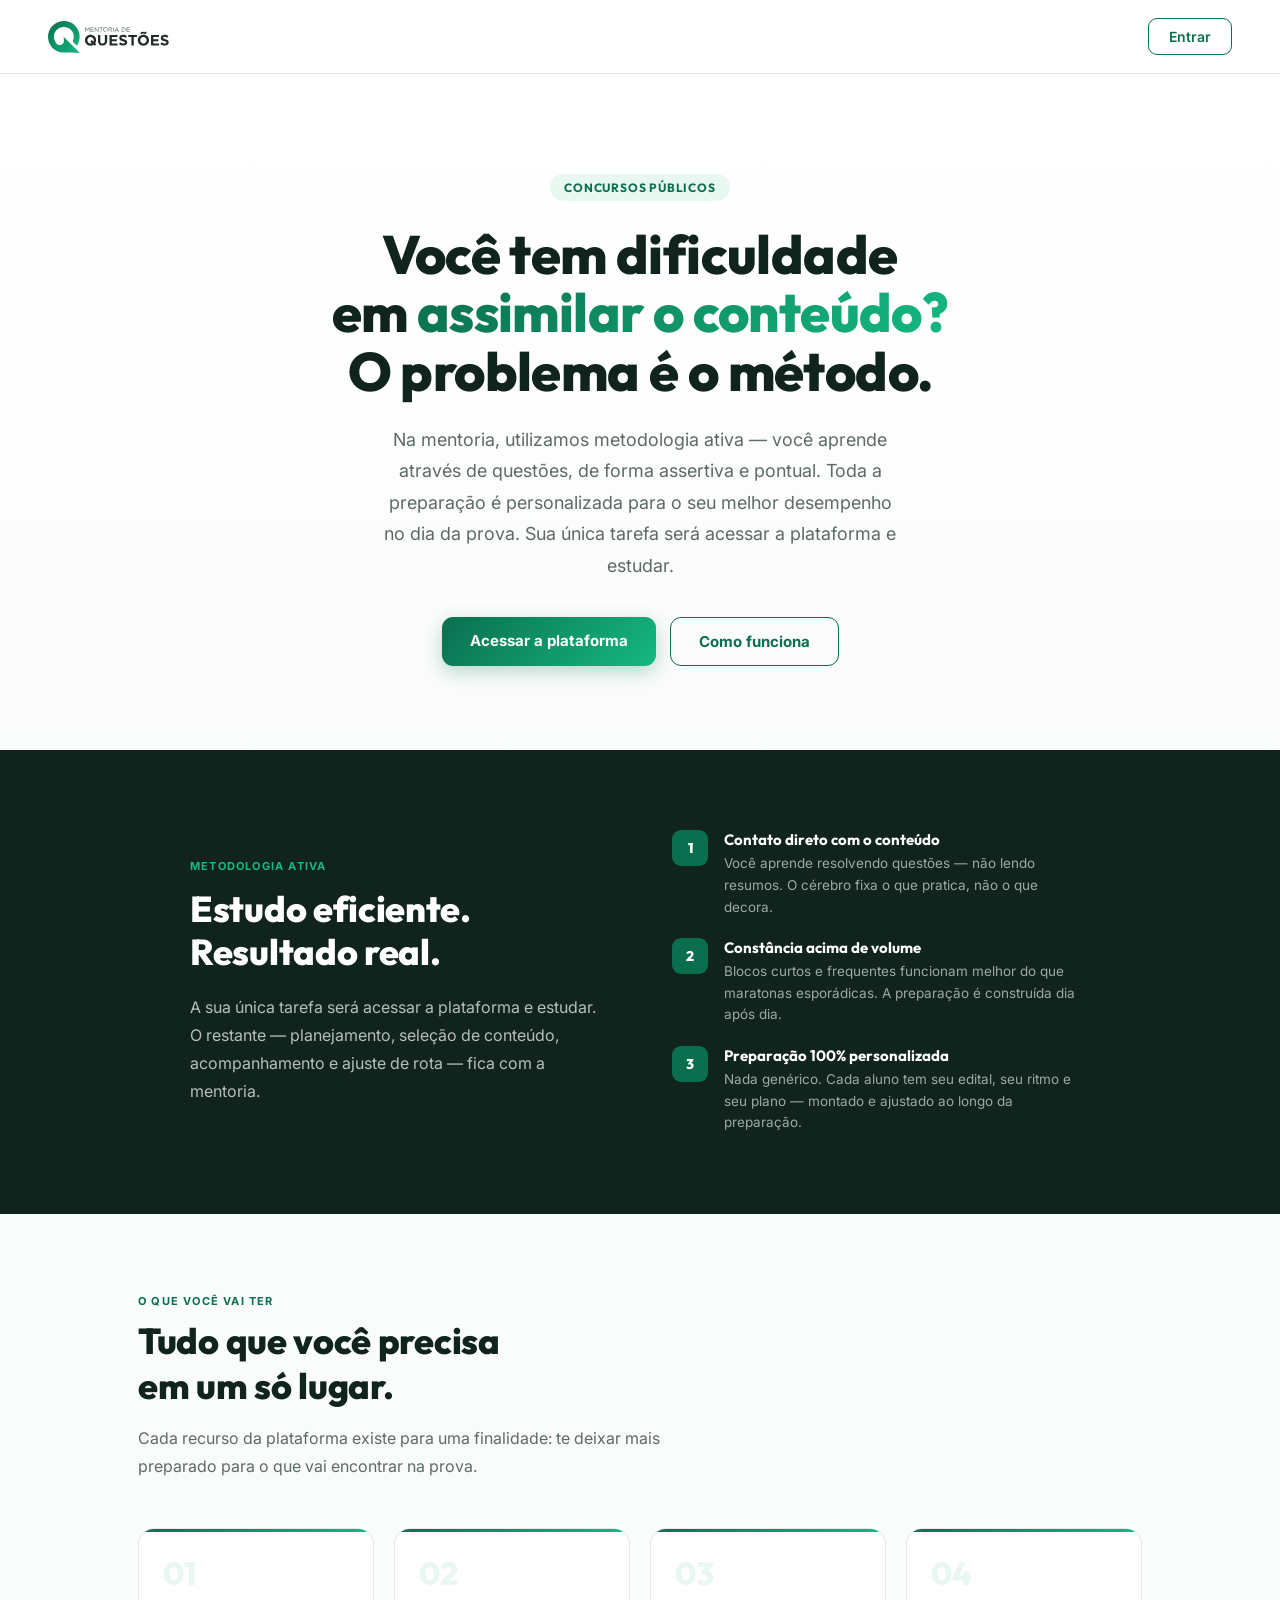
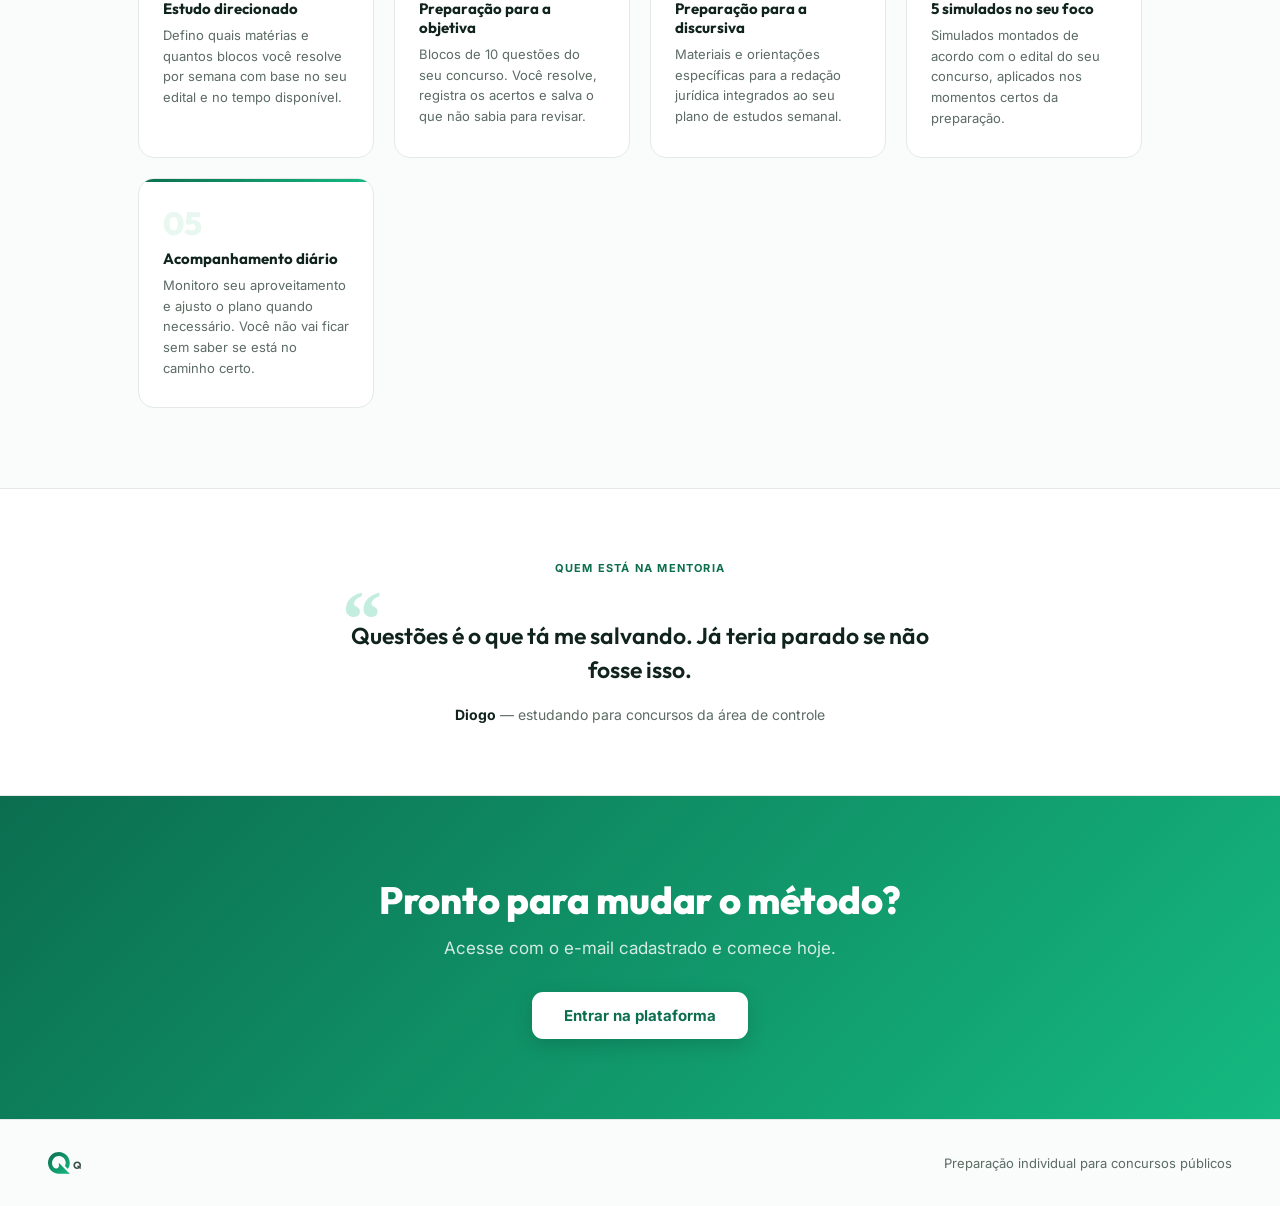
<file: index.html>
<!DOCTYPE html>
<html lang="pt-BR">
<head>
<meta charset="UTF-8">
<meta name="viewport" content="width=device-width, initial-scale=1.0">
<title>Mentoria de Questões</title>
<link rel="preconnect" href="https://fonts.googleapis.com">
<link href="https://fonts.googleapis.com/css2?family=Outfit:wght@300;400;500;600;700;800&family=Inter:wght@400;500;600;700&display=swap" rel="stylesheet">
<style>
  :root{
    --g1:#0B6E4F;--g2:#15B981;--g-soft:#E8F7EF;
    --ink:#10241D;--text:#1F2B26;--text-soft:#5C6B64;
    --line:#E4E9E6;--white:#FFFFFF;--bg:#FAFCFB;
    --grad:linear-gradient(135deg,#0B6E4F 0%,#15B981 100%);
  }
  *{box-sizing:border-box;margin:0;padding:0;}
  body{font-family:'Inter',sans-serif;background:var(--bg);color:var(--text);-webkit-font-smoothing:antialiased;}

  .topbar{display:flex;align-items:center;justify-content:space-between;padding:18px 48px;background:var(--white);border-bottom:1px solid var(--line);position:sticky;top:0;z-index:10;}
  .brand{display:flex;align-items:center;text-decoration:none;}
  .brand svg{height:32px;width:auto;}
  .btn-outline{font-family:'Inter';font-weight:600;font-size:14px;padding:9px 20px;border-radius:9px;border:1.5px solid var(--g1);color:var(--g1);background:transparent;cursor:pointer;text-decoration:none;}

  /* Hero */
  .hero{display:flex;flex-direction:column;align-items:center;justify-content:center;text-align:center;padding:100px 24px 84px;background:linear-gradient(180deg,var(--white) 0%,var(--bg) 100%);}
  .hero-tag{display:inline-block;background:var(--g-soft);color:var(--g1);font-family:'Outfit';font-weight:700;font-size:12px;letter-spacing:.8px;text-transform:uppercase;padding:6px 14px;border-radius:20px;margin-bottom:24px;}
  .hero h1{font-family:'Outfit';font-size:54px;font-weight:800;color:var(--ink);line-height:1.08;letter-spacing:-.6px;max-width:680px;margin-bottom:24px;}
  .hero h1 span{background:var(--grad);-webkit-background-clip:text;-webkit-text-fill-color:transparent;background-clip:text;}
  .hero-sub{font-size:18px;color:var(--text-soft);max-width:520px;line-height:1.75;margin-bottom:36px;}
  .hero-cta{display:flex;gap:14px;justify-content:center;flex-wrap:wrap;}
  .btn-hero{font-family:'Inter';font-weight:700;font-size:15px;padding:14px 28px;border-radius:11px;cursor:pointer;text-decoration:none;display:inline-block;}
  .btn-hero.solid{background:var(--grad);color:#fff;border:none;box-shadow:0 6px 20px rgba(11,110,79,.28);}
  .btn-hero.outline{background:transparent;color:var(--g1);border:1.5px solid var(--g1);}

  /* Seções */
  .section{padding:80px 48px;max-width:1100px;margin:0 auto;}
  .section-label{font-size:11px;text-transform:uppercase;letter-spacing:1.2px;color:var(--g1);font-weight:700;margin-bottom:10px;}
  .section h2{font-family:'Outfit';font-size:36px;font-weight:800;color:var(--ink);margin-bottom:16px;letter-spacing:-.3px;}
  .section .sub{font-size:16px;color:var(--text-soft);max-width:580px;line-height:1.75;margin-bottom:48px;}

  /* Destaque método */
  .metodo{background:var(--ink);padding:80px 48px;}
  .metodo-inner{max-width:900px;margin:0 auto;display:grid;grid-template-columns:1fr 1fr;gap:64px;align-items:center;}
  .metodo-label{font-size:11px;text-transform:uppercase;letter-spacing:1.2px;color:var(--g2);font-weight:700;margin-bottom:14px;}
  .metodo h2{font-family:'Outfit';font-size:36px;font-weight:800;color:#fff;line-height:1.2;margin-bottom:20px;letter-spacing:-.3px;}
  .metodo p{font-size:16px;color:rgba(255,255,255,.7);line-height:1.75;}
  .metodo-pontos{display:flex;flex-direction:column;gap:20px;}
  .metodo-ponto{display:flex;gap:16px;align-items:flex-start;}
  .metodo-ponto-num{width:36px;height:36px;border-radius:9px;background:var(--g1);color:#fff;display:flex;align-items:center;justify-content:center;font-family:'Outfit';font-weight:800;font-size:14px;flex-shrink:0;}
  .metodo-ponto-texto h4{font-family:'Outfit';font-size:15px;font-weight:700;color:#fff;margin-bottom:4px;}
  .metodo-ponto-texto p{font-size:13.5px;color:rgba(255,255,255,.6);line-height:1.6;}

  /* Promessas */
  .promessas{display:grid;grid-template-columns:repeat(auto-fit,minmax(200px,1fr));gap:20px;}
  .promessa{background:var(--white);border:1px solid var(--line);border-radius:16px;padding:28px 24px;position:relative;overflow:hidden;}
  .promessa::before{content:'';position:absolute;top:0;left:0;right:0;height:3px;background:var(--grad);}
  .promessa-num{font-family:'Outfit';font-weight:800;font-size:32px;color:var(--g-soft);line-height:1;margin-bottom:10px;}
  .promessa h3{font-family:'Outfit';font-size:15px;font-weight:700;color:var(--ink);margin-bottom:7px;}
  .promessa p{font-size:13px;color:var(--text-soft);line-height:1.6;}

  /* Depoimento */
  .depoimento{background:var(--white);border-top:1px solid var(--line);border-bottom:1px solid var(--line);padding:72px 48px;text-align:center;}
  .depoimento-label{font-size:11px;text-transform:uppercase;letter-spacing:1.2px;color:var(--g1);font-weight:700;margin-bottom:28px;}
  .depoimento-texto{font-size:23px;font-family:'Outfit';font-weight:600;color:var(--ink);line-height:1.5;max-width:580px;margin:0 auto 18px;position:relative;padding-top:16px;}
  .depoimento-texto::before{content:'\201C';font-family:'Georgia',serif;font-size:80px;color:var(--g2);opacity:.25;position:absolute;top:-24px;left:-8px;line-height:1;}
  .depoimento-autor{font-size:14px;color:var(--text-soft);}
  .depoimento-autor strong{color:var(--ink);}

  /* CTA */
  .cta-section{background:var(--grad);padding:80px 48px;text-align:center;}
  .cta-section h2{font-family:'Outfit';font-size:38px;font-weight:800;color:#fff;margin-bottom:14px;letter-spacing:-.3px;}
  .cta-section p{font-size:17px;color:rgba(255,255,255,.82);margin-bottom:34px;max-width:480px;margin-left:auto;margin-right:auto;}
  .btn-white{font-family:'Inter';font-weight:700;font-size:15px;padding:14px 32px;border-radius:11px;background:#fff;color:var(--g1);border:none;cursor:pointer;text-decoration:none;display:inline-block;box-shadow:0 6px 20px rgba(0,0,0,.15);}

  footer{padding:32px 48px;border-top:1px solid var(--line);display:flex;justify-content:space-between;align-items:center;font-size:13px;color:var(--text-soft);}

  @media(max-width:768px){
    .metodo-inner{grid-template-columns:1fr;}
    .metodo{padding:60px 24px;}
  }
  @media(max-width:640px){
    .topbar{padding:16px 20px;}
    .brand svg{height:26px;}
    .hero{padding:64px 20px 56px;}
    .hero h1{font-size:38px;}
    .section{padding:56px 20px;}
    .depoimento{padding:56px 20px;}
    .cta-section{padding:60px 20px;}
    footer{padding:24px 20px;flex-direction:column;gap:8px;text-align:center;}
  }
</style>
</head>
<body>

<script>
  if(window.location.hash && (window.location.hash.includes('type=recovery') || window.location.hash.includes('type=invite') || window.location.hash.includes('access_token'))) {
    window.location.href = '/definir-senha.html' + window.location.hash;
  }
</script>

<!-- Topbar -->
<div class="topbar">
  <a href="/" class="brand">
    <svg xmlns="http://www.w3.org/2000/svg" viewBox="0 0 698.97 185.27" style="height:32px;width:auto;"><defs><linearGradient id="lg" x1="0%" y1="0%" x2="100%" y2="100%"><stop offset="0%" stop-color="#0B6E4F"/><stop offset="100%" stop-color="#15B981"/></linearGradient></defs><path fill="url(#lg)" d="M92.19,111.84l-1.58-20.81,94.24,94.23-32.55-2.1c-21.24-1.37-41.67.12-62.82-.2-58.1-.88-99.77-55.48-87.25-111.17C14.81,15.87,75.09-15.37,128.15,7.62c52.06,22.56,71.75,87.21,39.44,135.37l-24.84-24.87c13.51-26.44,5.15-57.9-18.78-74.09-24.17-16.35-56.68-12.08-75.67,9.79s-18.89,54.73.79,76.71c7.55,8.43,18.44,11.65,28.71,6.95,9.64-4.41,15.28-13.84,14.38-25.64Z"/><g fill="#3D4F47"><path d="M215.66,37.29h2.88l9.18,13.75,9.18-13.75h2.88v25.2h-2.84v-20.41l-9.18,13.5h-.14l-9.18-13.46v20.37h-2.77v-25.2Z"/><path d="M246.91,37.29h18.21v2.59h-15.37v8.6h13.75v2.59h-13.75v8.82h15.55v2.59h-18.39v-25.2Z"/><path d="M271.03,37.29h2.66l15.87,20.19v-20.19h2.77v25.2h-2.27l-16.27-20.66v20.66h-2.77v-25.2Z"/><path d="M306.02,39.92h-8.49v-2.63h19.83v2.63h-8.5v22.57h-2.84v-22.57Z"/><path d="M319.81,49.96v-.07c0-6.95,5.22-13.03,12.89-13.03s12.81,6.01,12.81,12.96v.07c0,6.95-5.22,13.03-12.89,13.03s-12.81-6.01-12.81-12.96ZM342.56,49.96v-.07c0-5.72-4.18-10.4-9.94-10.4s-9.86,4.61-9.86,10.33v.07c0,5.72,4.18,10.4,9.93,10.4s9.86-4.61,9.86-10.33Z"/><path d="M351.52,37.29h10.83c3.13,0,5.58.94,7.16,2.52,1.26,1.26,1.94,2.95,1.94,4.97v.07c0,4.18-2.88,6.66-6.84,7.34l7.74,10.29h-3.49l-7.31-9.79h-7.2v9.79h-2.84v-25.2ZM362.1,50.14c3.74,0,6.48-1.94,6.48-5.18v-.07c0-3.13-2.38-4.97-6.44-4.97h-7.78v10.22h7.74Z"/><path d="M377.8,37.29h2.84v25.2h-2.84v-25.2Z"/><path d="M397.35,37.11h2.66l11.48,25.38h-3.06l-2.95-6.66h-13.71l-2.99,6.66h-2.92l11.48-25.38ZM404.37,53.27l-5.72-12.85-5.76,12.85h11.48Z"/><path d="M427.26,37.29h8.75c7.92,0,13.39,5.44,13.39,12.53v.07c0,7.09-5.47,12.6-13.39,12.6h-8.75v-25.2ZM430.11,39.92v19.94h5.9c6.37,0,10.44-4.28,10.44-9.9v-.07c0-5.58-4.07-9.97-10.44-9.97h-5.9Z"/><path d="M455.42,37.29h18.21v2.59h-15.37v8.6h13.75v2.59h-13.75v8.82h15.55v2.59h-18.39v-25.2Z"/></g><g fill="#1F2B26"><path d="M270.94,143.44l-6.7-6c-5.22,3.39-11.22,5.22-18.1,5.22-18.79,0-32.28-14.01-32.28-31.32v-.17c0-17.31,13.66-31.5,32.45-31.5s32.28,14.01,32.28,31.32v.17c0,6.53-2,12.35-5.39,17.49l6.26,5.31-8.53,9.48ZM254.23,128.65l-9.83-8.44,8.53-9.57,10,9.05c1.13-2.52,1.65-5.31,1.65-8.35v-.17c0-10.44-7.66-19.14-18.45-19.14s-18.27,8.53-18.27,18.97v.17c0,10.44,7.66,19.14,18.44,19.14,3.05,0,5.57-.61,7.92-1.65Z"/><path d="M289.55,115.51v-34.8h13.4v34.45c0,10.01,4.87,15.05,13.14,15.05s13.14-4.87,13.14-14.62v-34.89h13.4v34.37c0,18.45-10.35,27.49-26.71,27.49s-26.36-9.05-26.36-27.06Z"/><path d="M356.28,80.71h45.94v11.92h-32.63v12.35h28.71v11.92h-28.71v12.79h33.06v11.92h-46.37v-60.9Z"/><path d="M410.39,132.74l7.92-9.48c5.57,4.52,11.22,7.4,18.18,7.4,5.57,0,8.79-2.17,8.79-5.74v-.17c0-3.39-2.09-5.22-12.27-7.74-12.36-3.04-20.19-6.61-20.19-18.62v-.17c0-11.05,8.79-18.36,21.32-18.36,8.96,0,16.36,2.78,22.62,7.74l-6.96,10.09c-5.48-3.74-10.62-6-15.83-6s-7.83,2.26-7.83,5.31v.17c0,4.09,2.61,5.22,13.14,8,12.36,3.31,19.32,7.66,19.32,18.27v.17c0,12.09-9.22,18.88-22.36,18.88-9.31,0-18.53-3.13-25.84-9.75Z"/><path d="M483.13,93.07h-18.53v-12.35h50.46v12.35h-18.53v48.55h-13.4v-48.55Z"/><path d="M520.01,111.34v-.17c0-17.31,13.66-31.5,32.45-31.5s32.28,14.01,32.28,31.32v.17c0,17.31-13.66,31.5-32.45,31.5s-32.28-14.01-32.28-31.32ZM570.74,111.34v-.17c0-10.44-7.66-19.14-18.45-19.14s-18.27,8.53-18.27,18.97v.17c0,10.44,7.66,19.14,18.45,19.14s18.27-8.53,18.27-18.97ZM551.77,73.05c-2.09-.78-3.74-1.39-5.13-1.39-2.7,0-3.74,1.48-5.05,4.26l-7.05-2.17c2.09-7.22,4.79-12.01,10.88-12.01,3.05,0,5.92,1.04,8.44,2,2.09.78,3.74,1.39,5.13,1.39,2.7,0,3.74-1.48,5.05-4.26l7.05,2.18c-2,7.31-4.87,12.01-10.88,12.01-3.04,0-5.92-1.04-8.44-2Z"/><path d="M596.66,80.71h45.94v11.92h-32.63v12.35h28.71v11.92h-28.71v12.79h33.06v11.92h-46.37v-60.9Z"/><path d="M650.77,132.74l7.92-9.48c5.57,4.52,11.22,7.4,18.18,7.4,5.57,0,8.79-2.17,8.79-5.74v-.17c0-3.39-2.09-5.22-12.27-7.74-12.36-3.04-20.19-6.61-20.19-18.62v-.17c0-11.05,8.79-18.36,21.32-18.36,8.96,0,16.36,2.78,22.62,7.74l-6.96,10.09c-5.48-3.74-10.62-6-15.83-6s-7.83,2.26-7.83,5.31v.17c0,4.09,2.61,5.22,13.14,8,12.36,3.31,19.32,7.66,19.32,18.27v.17c0,12.09-9.22,18.88-22.36,18.88-9.31,0-18.53-3.13-25.84-9.75Z"/></g></svg>
  </a>
  <a href="/login.html" class="btn-outline">Entrar</a>
</div>

<!-- Hero -->
<div class="hero">
  <div class="hero-tag">Concursos públicos</div>
  <h1>Você tem dificuldade<br>em <span>assimilar o conteúdo?</span><br>O problema é o método.</h1>
  <p class="hero-sub">Na mentoria, utilizamos metodologia ativa — você aprende através de questões, de forma assertiva e pontual. Toda a preparação é personalizada para o seu melhor desempenho no dia da prova. Sua única tarefa será acessar a plataforma e estudar.</p>
  <div class="hero-cta">
    <a href="/login.html" class="btn-hero solid">Acessar a plataforma</a>
    <a href="#metodo" class="btn-hero outline">Como funciona</a>
  </div>
</div>

<!-- Método -->
<div class="metodo" id="metodo">
  <div class="metodo-inner">
    <div>
      <div class="metodo-label">Metodologia ativa</div>
      <h2>Estudo eficiente.<br>Resultado real.</h2>
      <p>A sua única tarefa será acessar a plataforma e estudar. O restante — planejamento, seleção de conteúdo, acompanhamento e ajuste de rota — fica com a mentoria.</p>
    </div>
    <div class="metodo-pontos">
      <div class="metodo-ponto">
        <div class="metodo-ponto-num">1</div>
        <div class="metodo-ponto-texto">
          <h4>Contato direto com o conteúdo</h4>
          <p>Você aprende resolvendo questões — não lendo resumos. O cérebro fixa o que pratica, não o que decora.</p>
        </div>
      </div>
      <div class="metodo-ponto">
        <div class="metodo-ponto-num">2</div>
        <div class="metodo-ponto-texto">
          <h4>Constância acima de volume</h4>
          <p>Blocos curtos e frequentes funcionam melhor do que maratonas esporádicas. A preparação é construída dia após dia.</p>
        </div>
      </div>
      <div class="metodo-ponto">
        <div class="metodo-ponto-num">3</div>
        <div class="metodo-ponto-texto">
          <h4>Preparação 100% personalizada</h4>
          <p>Nada genérico. Cada aluno tem seu edital, seu ritmo e seu plano — montado e ajustado ao longo da preparação.</p>
        </div>
      </div>
    </div>
  </div>
</div>

<!-- O que você vai ter -->
<div class="section" id="o-que-voce-tem">
  <div class="section-label">O que você vai ter</div>
  <h2>Tudo que você precisa<br>em um só lugar.</h2>
  <p class="sub">Cada recurso da plataforma existe para uma finalidade: te deixar mais preparado para o que vai encontrar na prova.</p>
  <div class="promessas">
    <div class="promessa">
      <div class="promessa-num">01</div>
      <h3>Estudo direcionado</h3>
      <p>Defino quais matérias e quantos blocos você resolve por semana com base no seu edital e no tempo disponível.</p>
    </div>
    <div class="promessa">
      <div class="promessa-num">02</div>
      <h3>Preparação para a objetiva</h3>
      <p>Blocos de 10 questões do seu concurso. Você resolve, registra os acertos e salva o que não sabia para revisar.</p>
    </div>
    <div class="promessa">
      <div class="promessa-num">03</div>
      <h3>Preparação para a discursiva</h3>
      <p>Materiais e orientações específicas para a redação jurídica integrados ao seu plano de estudos semanal.</p>
    </div>
    <div class="promessa">
      <div class="promessa-num">04</div>
      <h3>5 simulados no seu foco</h3>
      <p>Simulados montados de acordo com o edital do seu concurso, aplicados nos momentos certos da preparação.</p>
    </div>
    <div class="promessa">
      <div class="promessa-num">05</div>
      <h3>Acompanhamento diário</h3>
      <p>Monitoro seu aproveitamento e ajusto o plano quando necessário. Você não vai ficar sem saber se está no caminho certo.</p>
    </div>
  </div>
</div>

<!-- Depoimento -->
<div class="depoimento">
  <div class="depoimento-label">Quem está na mentoria</div>
  <div class="depoimento-texto">
    Questões é o que tá me salvando. Já teria parado se não fosse isso.
  </div>
  <div class="depoimento-autor"><strong>Diogo</strong> — estudando para concursos da área de controle</div>
</div>

<!-- CTA -->
<div class="cta-section">
  <h2>Pronto para mudar o método?</h2>
  <p>Acesse com o e-mail cadastrado e comece hoje.</p>
  <a href="/login.html" class="btn-white">Entrar na plataforma</a>
</div>

<!-- Footer -->
<footer>
  <svg xmlns="http://www.w3.org/2000/svg" viewBox="0 0 698.97 185.27" style="height:22px;width:auto;"><defs><linearGradient id="lgF" x1="0%" y1="0%" x2="100%" y2="100%"><stop offset="0%" stop-color="#0B6E4F"/><stop offset="100%" stop-color="#15B981"/></linearGradient></defs><path fill="url(#lgF)" d="M92.19,111.84l-1.58-20.81,94.24,94.23-32.55-2.1c-21.24-1.37-41.67.12-62.82-.2-58.1-.88-99.77-55.48-87.25-111.17C14.81,15.87,75.09-15.37,128.15,7.62c52.06,22.56,71.75,87.21,39.44,135.37l-24.84-24.87c13.51-26.44,5.15-57.9-18.78-74.09-24.17-16.35-56.68-12.08-75.67,9.79s-18.89,54.73.79,76.71c7.55,8.43,18.44,11.65,28.71,6.95,9.64-4.41,15.28-13.84,14.38-25.64Z"/><g fill="#3D4F47"><path d="M270.94,143.44l-6.7-6c-5.22,3.39-11.22,5.22-18.1,5.22-18.79,0-32.28-14.01-32.28-31.32v-.17c0-17.31,13.66-31.5,32.45-31.5s32.28,14.01,32.28,31.32v.17c0,6.53-2,12.35-5.39,17.49l6.26,5.31-8.53,9.48ZM254.23,128.65l-9.83-8.44,8.53-9.57,10,9.05c1.13-2.52,1.65-5.31,1.65-8.35v-.17c0-10.44-7.66-19.14-18.45-19.14s-18.27,8.53-18.27,18.97v.17c0,10.44,7.66,19.14,18.44,19.14,3.05,0,5.57-.61,7.92-1.65Z"/></g></svg>
  <span>Preparação individual para concursos públicos</span>
</footer>

</body>
</html>
</file>
